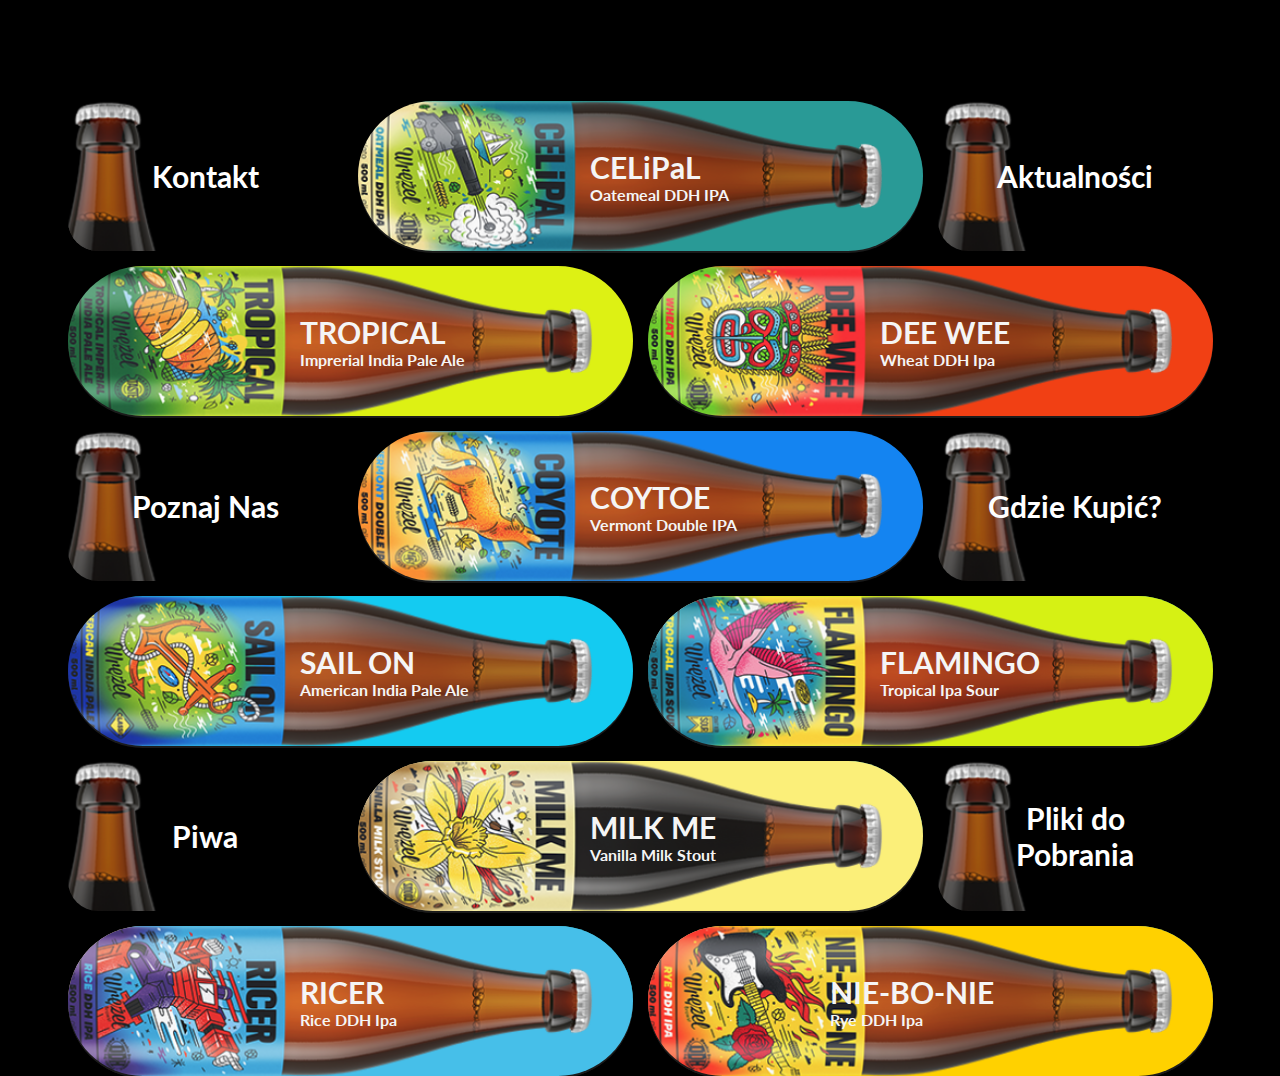
<file: index.html>
<!DOCTYPE html>
<html lang="pl">
  <head>
    <meta charset="UTF-8" />
    <meta name="viewport" content="width=device-width, initial-scale=1.0" />
    <title>Projekt-1</title>
    <link rel="preconnect" href="https://fonts.gstatic.com" />
    <link
      href="https://fonts.googleapis.com/css2?family=Lato:ital,wght@0,400;0,700;1,400&display=swap"
      rel="stylesheet"
    />
    <link href="styles/p1-style.css" rel="stylesheet" type="text/css" />
  </head>

  <body>
    <header class="header__container"></header>

    <div class="container">
      <div class="container__itemShort">
        <div class="container__itemShort">
          <a
            class="beer__link"
            target="_blank"
            href="https://www.browarwrezel.pl/product/tropical-imperial-india-pale-ale-1-2.html"
          >
            <div class="container__background">
              <div class="beer__container">
                <div class="beer__informationContainer">
                  <h3 class="beer__titleShort">Kontakt</h3>
                </div>
              </div>
            </div>
          </a>
        </div>
      </div>
      <div class="container__item">
        <a
          class="beer__link"
          target="_blank"
          href="https://www.browarwrezel.pl/product/celipal.html"
        >
          <div class="container__background">
            <div class="beer__containerLong">
              <div class="beer__informationContainer">
                <h3 class="beer__title">CELiPaL</h3>
                <p class="beer__paragraph">Oatemeal DDH IPA</p>
              </div>
            </div>
          </div>
        </a>
      </div>
      <div class="container__itemShort a2">
        <a
          class="beer__link"
          target="_blank"
          href="https://www.browarwrezel.pl/product/tropical-imperial-india-pale-ale-1-2.html"
        >
          <div class="container__background">
            <div class="beer__container">
              <div class="beer__informationContainer">
                <h3 class="beer__titleShort">Aktualności</h3>
              </div>
            </div>
          </div>
        </a>
      </div>
      <div class="container__item container__item4">
        <a
          class="beer__link"
          target="_blank"
          href="https://www.browarwrezel.pl/product/tropical-imperial-india-pale-ale-1-2.html"
        >
          <div class="container__background">
            <div class="beer__containerLong">
              <div class="beer__informationContainer">
                <h3 class="beer__title">TROPICAL</h3>
                <p class="beer__paragraph">Imprerial India Pale Ale</p>
              </div>
            </div>
          </div>
        </a>
      </div>
      <div class="container__item container__item5">
        <a
          class="beer__link"
          target="_blank"
          href="https://www.browarwrezel.pl/product/tropical-imperial-india-pale-ale-1-2.html"
        >
          <div class="container__background">
            <div class="beer__containerLong">
              <div class="beer__informationContainer">
                <h3 class="beer__title">DEE WEE</h3>
                <p class="beer__paragraph">Wheat DDH Ipa</p>
              </div>
            </div>
          </div>
        </a>
      </div>
      <div class="container__itemShort a3">
        <a
          class="beer__link"
          target="_blank"
          href="https://www.browarwrezel.pl/product/tropical-imperial-india-pale-ale-1-2.html"
        >
          <div class="container__background">
            <div class="beer__container">
              <div class="beer__informationContainer">
                <h3 class="beer__titleShort">Poznaj Nas</h3>
              </div>
            </div>
          </div>
        </a>
      </div>
      <div class="container__item container__item7">
        <a
          class="beer__link"
          target="_blank"
          href="https://www.browarwrezel.pl/product/tropical-imperial-india-pale-ale-1-2.html"
        >
          <div class="container__background">
            <div class="beer__containerLong">
              <div class="beer__informationContainer">
                <h3 class="beer__title">COYTOE</h3>
                <p class="beer__paragraph">Vermont Double IPA</p>
              </div>
            </div>
          </div>
        </a>
      </div>
      <div class="container__itemShort a4">
        <a
          class="beer__link"
          target="_blank"
          href="https://www.browarwrezel.pl/product/tropical-imperial-india-pale-ale-1-2.html"
        >
          <div class="container__background">
            <div class="beer__container">
              <div class="beer__informationContainer">
                <h3 class="beer__titleShort">Gdzie Kupić?</h3>
              </div>
            </div>
          </div>
        </a>
      </div>
      <div class="container__item container__item9">
        <a
          class="beer__link"
          target="_blank"
          href="https://www.browarwrezel.pl/product/tropical-imperial-india-pale-ale-1-2.html"
        >
          <div class="container__background">
            <div class="beer__containerLong">
              <div class="beer__informationContainer">
                <h3 class="beer__title">SAIL ON</h3>
                <p class="beer__paragraph">American India Pale Ale</p>
              </div>
            </div>
          </div>
        </a>
      </div>
      <div class="container__item">
        <div class="container__item container__item10">
          <a
            class="beer__link"
            target="_blank"
            href="https://www.browarwrezel.pl/product/tropical-imperial-india-pale-ale-1-2.html"
          >
            <div class="container__background">
              <div class="beer__containerLong">
                <div class="beer__informationContainer">
                  <h3 class="beer__title">FLAMINGO</h3>
                  <p class="beer__paragraph">Tropical Ipa Sour</p>
                </div>
              </div>
            </div>
          </a>
        </div>
      </div>
      <div class="container__itemShort a5">
        <a
          class="beer__link"
          target="_blank"
          href="https://www.browarwrezel.pl/product/tropical-imperial-india-pale-ale-1-2.html"
        >
          <div class="container__background">
            <div class="beer__container">
              <div class="beer__informationContainer">
                <h3 class="beer__titleShort">Piwa</h3>
              </div>
            </div>
          </div>
        </a>
      </div>
      <div class="container__item">
        <div class="container__item container__item12">
          <a
            class="beer__link"
            target="_blank"
            href="https://www.browarwrezel.pl/product/tropical-imperial-india-pale-ale-1-2.html"
          >
            <div class="container__background">
              <div class="beer__containerLong">
                <div class="beer__informationContainer">
                  <h3 class="beer__title">MILK ME</h3>
                  <p class="beer__paragraph">Vanilla Milk Stout</p>
                </div>
              </div>
            </div>
          </a>
        </div>
      </div>
      <div class="container__itemShort a6">
        <a
          class="beer__link"
          target="_blank"
          href="https://www.browarwrezel.pl/product/tropical-imperial-india-pale-ale-1-2.html"
        >
          <div class="container__background">
            <div class="beer__container">
              <div class="beer__informationContainer">
                <h3 class="beer__titleShort">Pliki do Pobrania</h3>
              </div>
            </div>
          </div>
        </a>
      </div>
      <div class="container__item">
        <div class="container__item container__item14">
          <a
            class="beer__link"
            target="_blank"
            href="https://www.browarwrezel.pl/product/tropical-imperial-india-pale-ale-1-2.html"
          >
            <div class="container__background">
              <div class="beer__containerLong">
                <div class="beer__informationContainer">
                  <h3 class="beer__title">RICER</h3>
                  <p class="beer__paragraph">Rice DDH Ipa</p>
                </div>
              </div>
            </div>
          </a>
        </div>
      </div>
      <div class="container__item">
        <div class="container__item container__item15">
          <a
            class="beer__link"
            target="_blank"
            href="https://www.browarwrezel.pl/product/tropical-imperial-india-pale-ale-1-2.html"
          >
            <div class="container__background">
              <div class="beer__container">
                <div class="beer__informationContainer">
                  <h3 class="beer__title">NIE-BO-NIE</h3>
                  <p class="beer__paragraph">Rye DDH Ipa</p>
                </div>
              </div>
            </div>
          </a>
        </div>
      </div>
    </div>
  </body>
</html>
</file>
<file: styles/p1-style.css>
html {
  box-sizing: border-box;
  font-family: "Lato", sans-serif;
}

*,
::after,
::before {
  box-sizing: inherit;
}

/*  Header  */
body {
  display: flex;
  background-color: black;
  flex-direction: column;
  align-items: center;
}

.header__container {
  height: 10vh;
  background-color: black;
  width: 100%;
}

/* Main */

.container {
  margin-top: 3px;
  height: 88vh;
  display: grid;
  max-width: 1200px;
  grid-template-columns: 275px 275px 275px 275px;
  grid-template-rows: repeat(6, 150px);
  grid-gap: 15px;
  background-color: black;
}

.container__item {
  grid-column: span 2;
  display: block;
  align-items: center;
  justify-content: center;
  border-radius: 80px;
  background-image: url("../pictures/piwo2");
  background-size: 612px;
  background-repeat: no-repeat;
  background-color: #299a96;
  background-position: 184%, 50%;
  box-shadow: 0px 2px rgb(27, 27, 27);
  text-align: center;
  text-decoration: none;
  transition: all 0.2s ease-in-out;
}

.container__item4 {
  background-color: #ddf114;
  background-image: url("../pictures/piwo4.png");
}
.container__item5 {
  background-color: #f14014;
  background-image: url("../pictures/piwo5.png");
}
.container__item7 {
  background-color: #1484f1;
  background-image: url("../pictures/piwo7.png");
}
.container__item9 {
  background-color: #14cbf1;
  background-image: url("../pictures/piwo9.png");
}
.container__item10 {
  background-color: #d6f114;
  background-image: url("../pictures/piwo10.png");
}
.container__item12 {
  background-color: #fbef79;
  background-image: url("../pictures/piwo12.png");
}
.container__item14 {
  background-color: #46bfe9;
  background-image: url("../pictures/piwo14.png");
}
.container__item15 {
  background-color: #ffd100;
  background-image: url("../pictures/piwo15.png");
}

.container__item:hover {
  background-position: 200%, 50%;
}

.container__itemShort {
  grid-column: span 1;
  display: block;
  align-items: center;
  justify-content: center;
  background-color: black;
  border-radius: 30px;
  background-image: url("../pictures/bocznepiwo.png");
  background-position: 95% 2%;
  transition: all 0.4s ease-in-out;
}

.container__itemShort:hover {
  background-position: 10% 2%;
}
.beer__titleShort {
  color: white;
  font-size: 30px;
}

.beer__link {
  text-decoration: none;
}
.beer__informationContainer {
  display: flex;
  flex-direction: column;
  height: 150px;
  width: 200px;
  justify-content: center;
  text-align: center;
}

.beer__container {
  display: flex;
  justify-content: center;
  height: 150px;
  align-items: center;
}

.beer__containerLong {
  display: flex;
  justify-content: center;
  height: 150px;
  align-items: center;
  margin-left: 100px;
}

.beer__title {
  text-decoration: none;
  color: whitesmoke;
  margin: 0px 0px 0px 0px;
  font-weight: 700;
  font-size: 30px;
  text-align: left;
}

.beer__paragraph {
  margin: 0px;
  color: whitesmoke;
  font-weight: 700;
  text-align: left;
}

@media (max-width: 1160px) {
  .container {
    grid-template-columns: 275px 275px;
    grid-template-rows: repeat(12, 150px);
  }
  .a2 {
    grid-column: 2/3;
    grid-row: 1/2;
  }
  .a3 {
    grid-column: 1/2;
    grid-row: 2/3;
  }
  .a4 {
    grid-column: 2/3;
    grid-row: 2/3;
  }
  .a5 {
    grid-column: 1/2;
    grid-row: 3/4;
  }
  .a6 {
    grid-column: 2/3;
    grid-row: 3/4;
  }
}

@media (max-width: 590px) {
  .container {
    grid-template-columns: 275px;
    grid-template-rows: repeat(12, 150px);
  }
  .beer__containerLong {
    margin-left: 0;
  }
  .a2,
  .a4,
  .a6 {
    background-position: 72% 2%;
  }
  .a2:hover,
  .a4:hover,
  .a6:hover {
    background-position: 30% 2%;
  }
}
@media (max-width: 515px) {
  .container {
    grid-template-columns: 275px;
    grid-template-rows: repeat(15, 150px);
  }
  .a2 {
    grid-column: 1/2;
    grid-row: 2/3;
    background-position: 95% 2%;
  }
  .a3 {
    grid-column: 1/2;
    grid-row: 3/4;
    background-position: 95% 2%;
  }
  .a4 {
    grid-column: 1/2;
    grid-row: 4/5;
    background-position: 95% 2%;
  }
  .a5 {
    grid-column: 1/2;
    grid-row: 5/6;
    background-position: 95% 2%;
  }
  .a6 {
    grid-column: 1/2;
    grid-row: 6/7;
    background-position: 95% 2%;
  }
}
</file>
